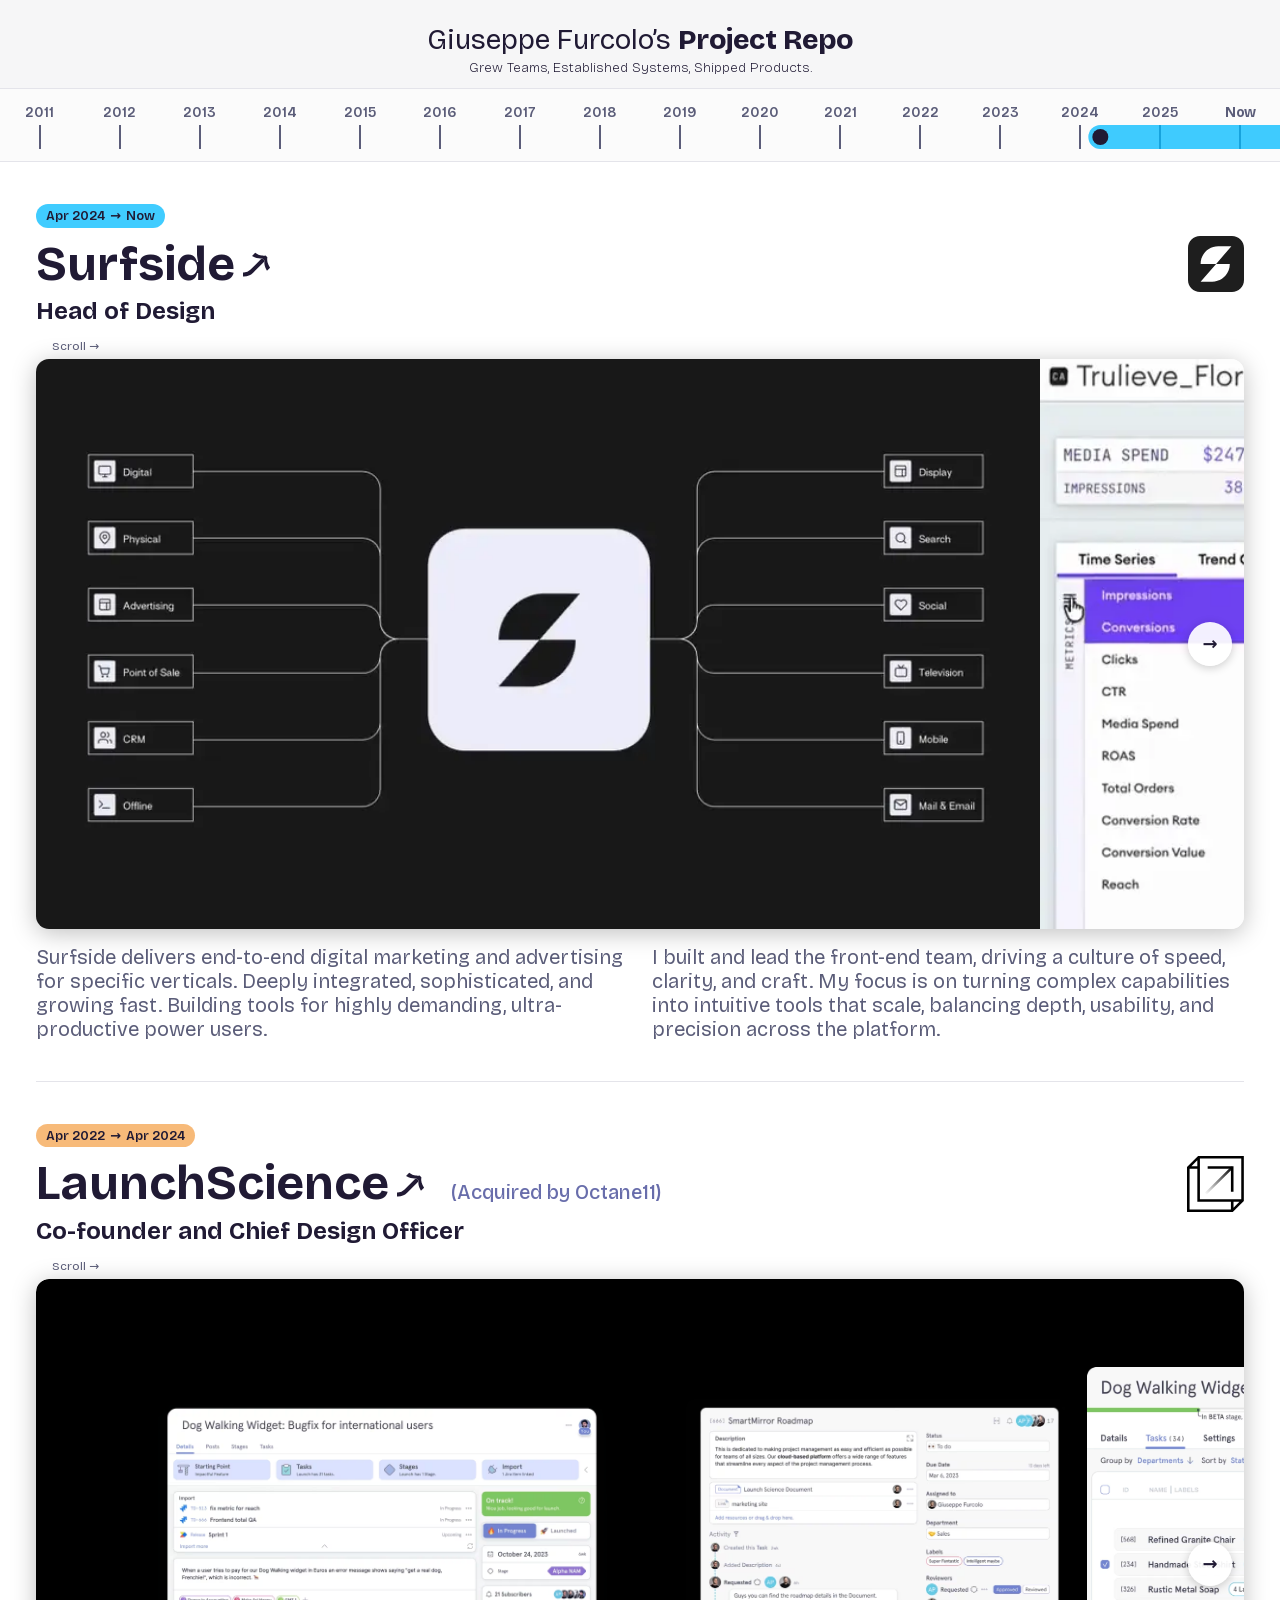
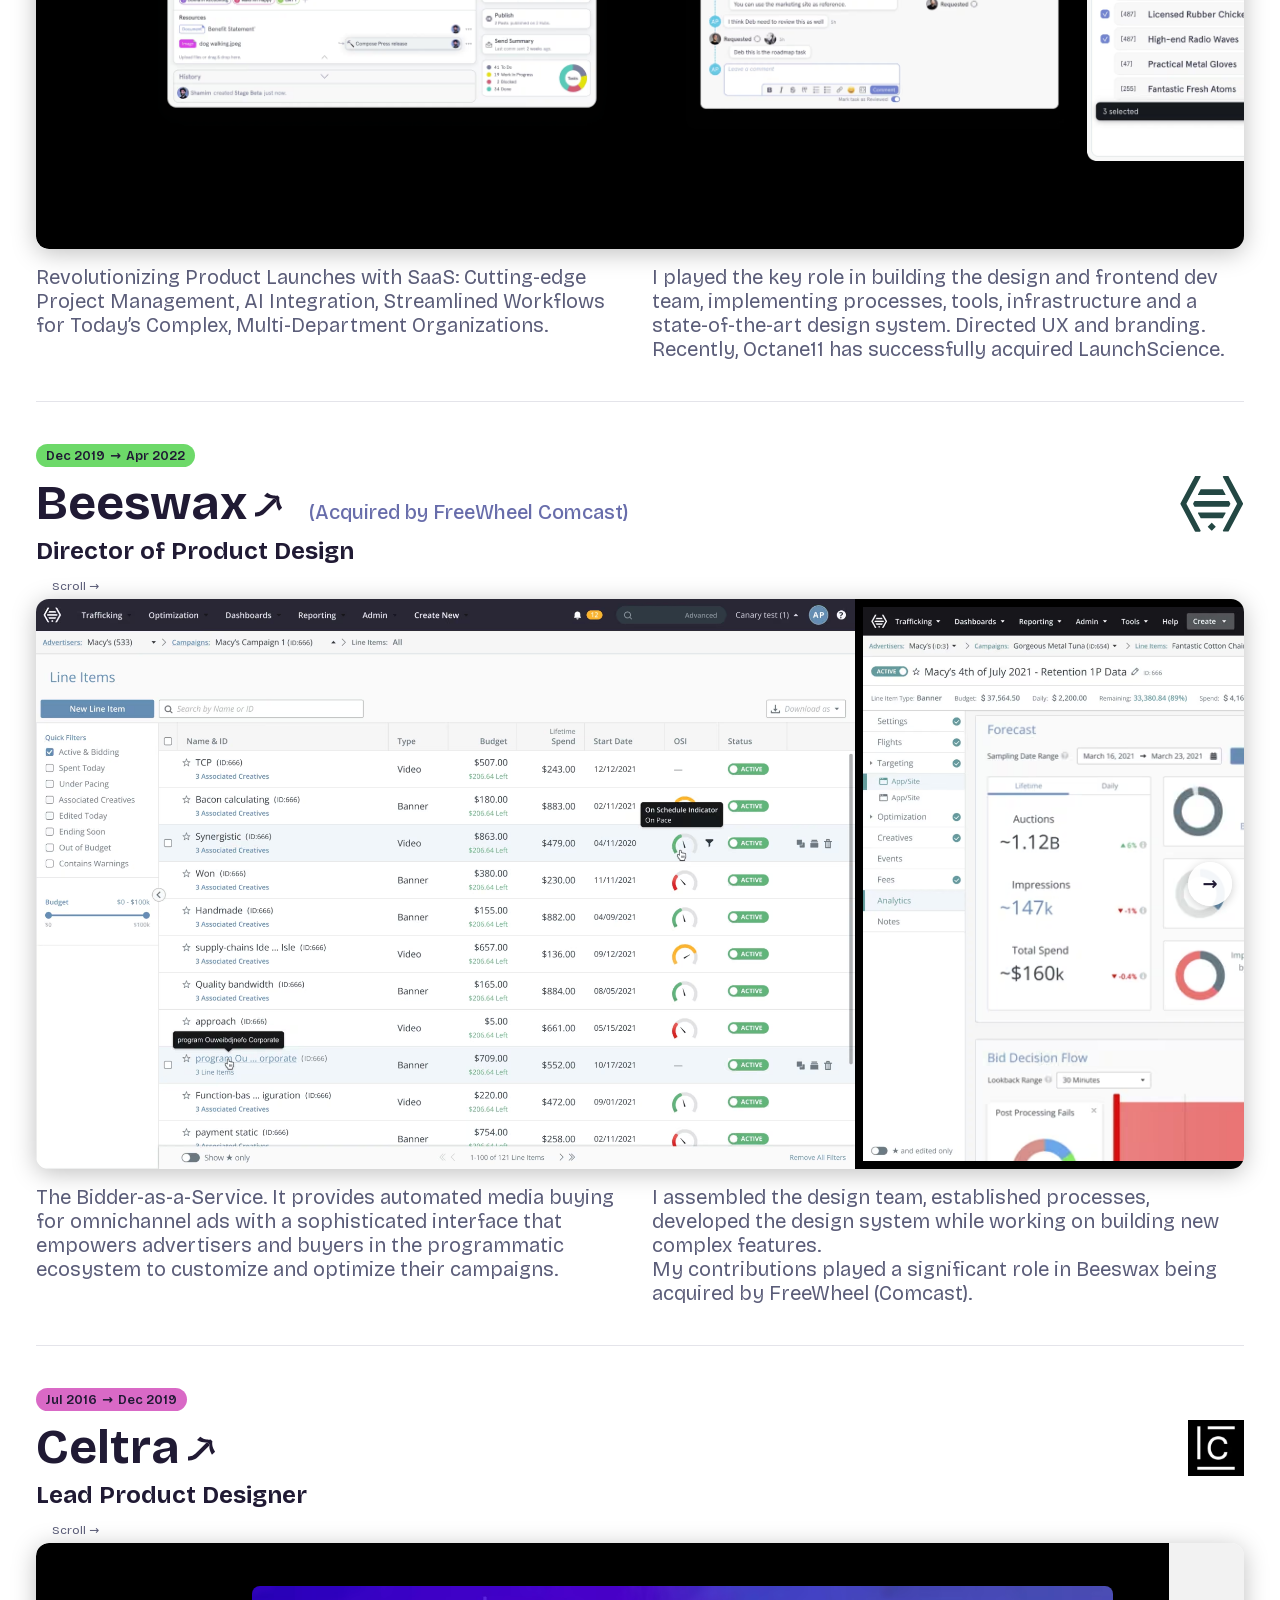
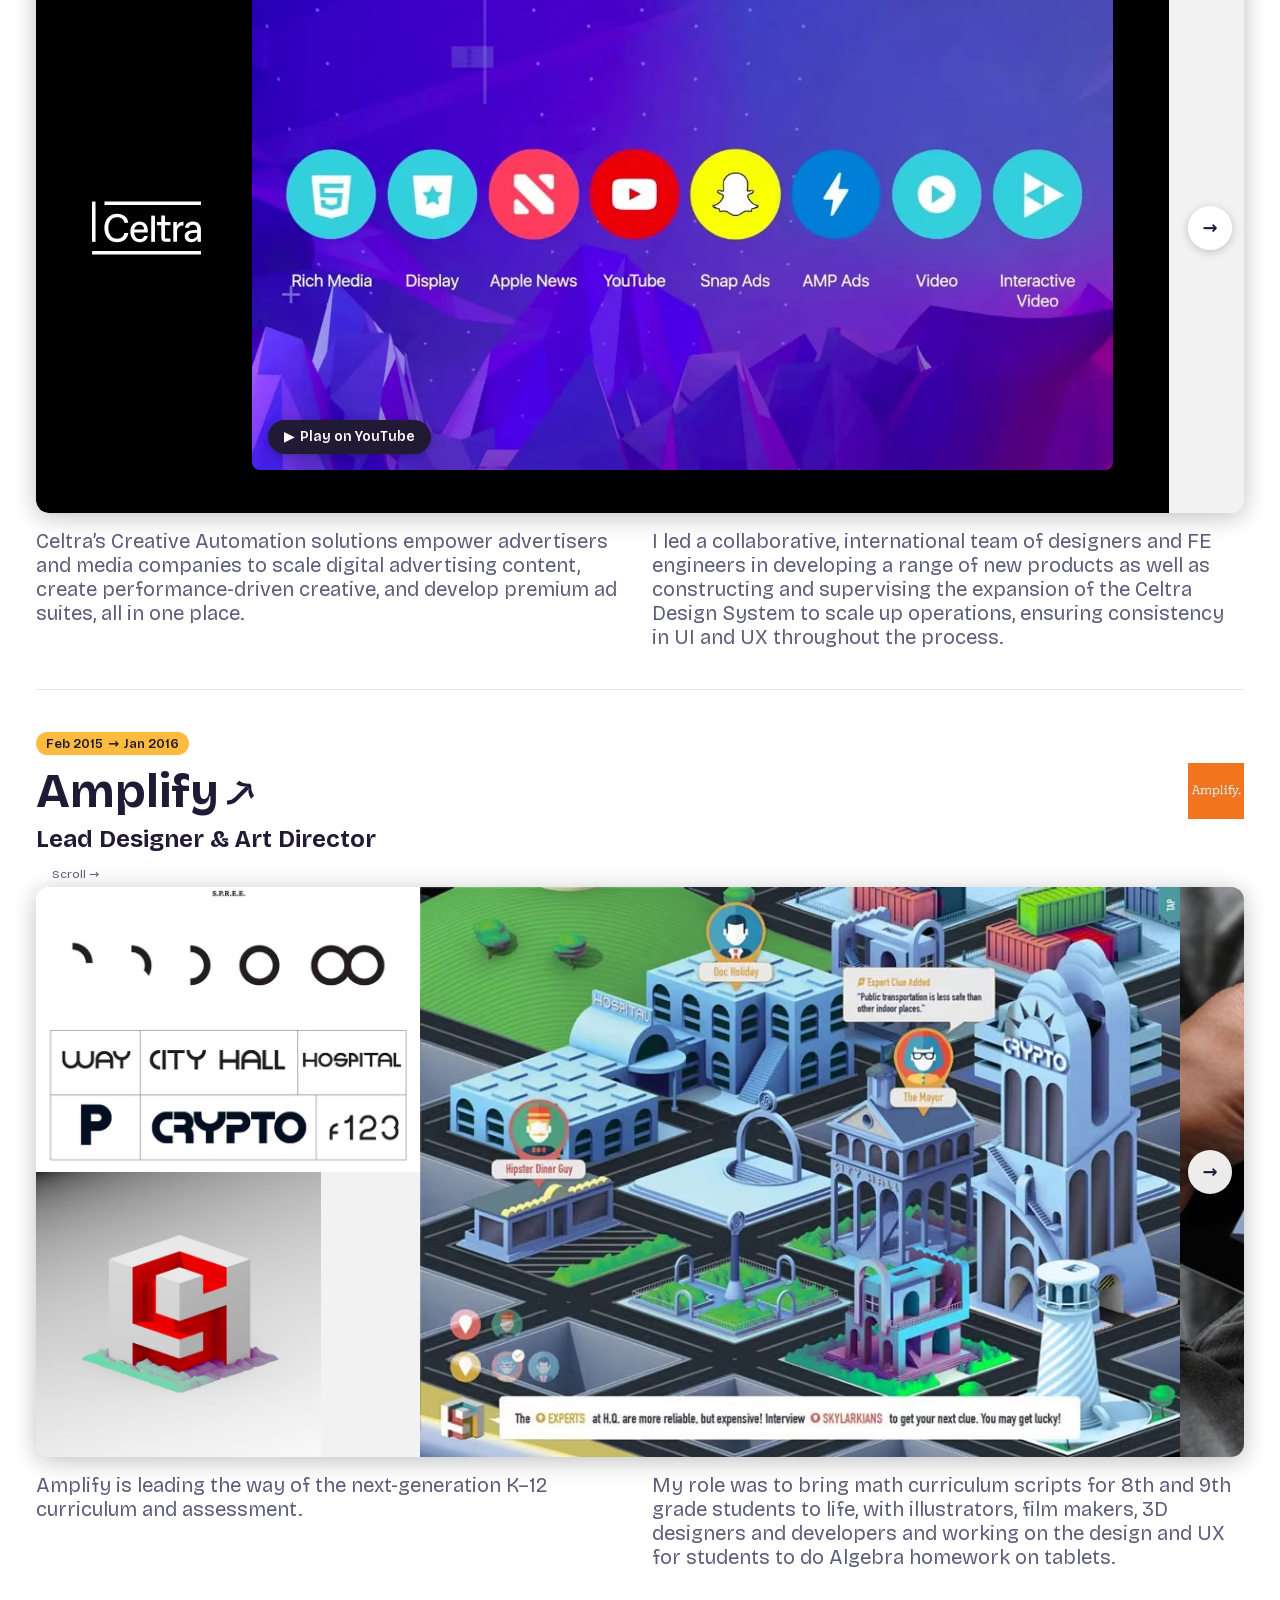
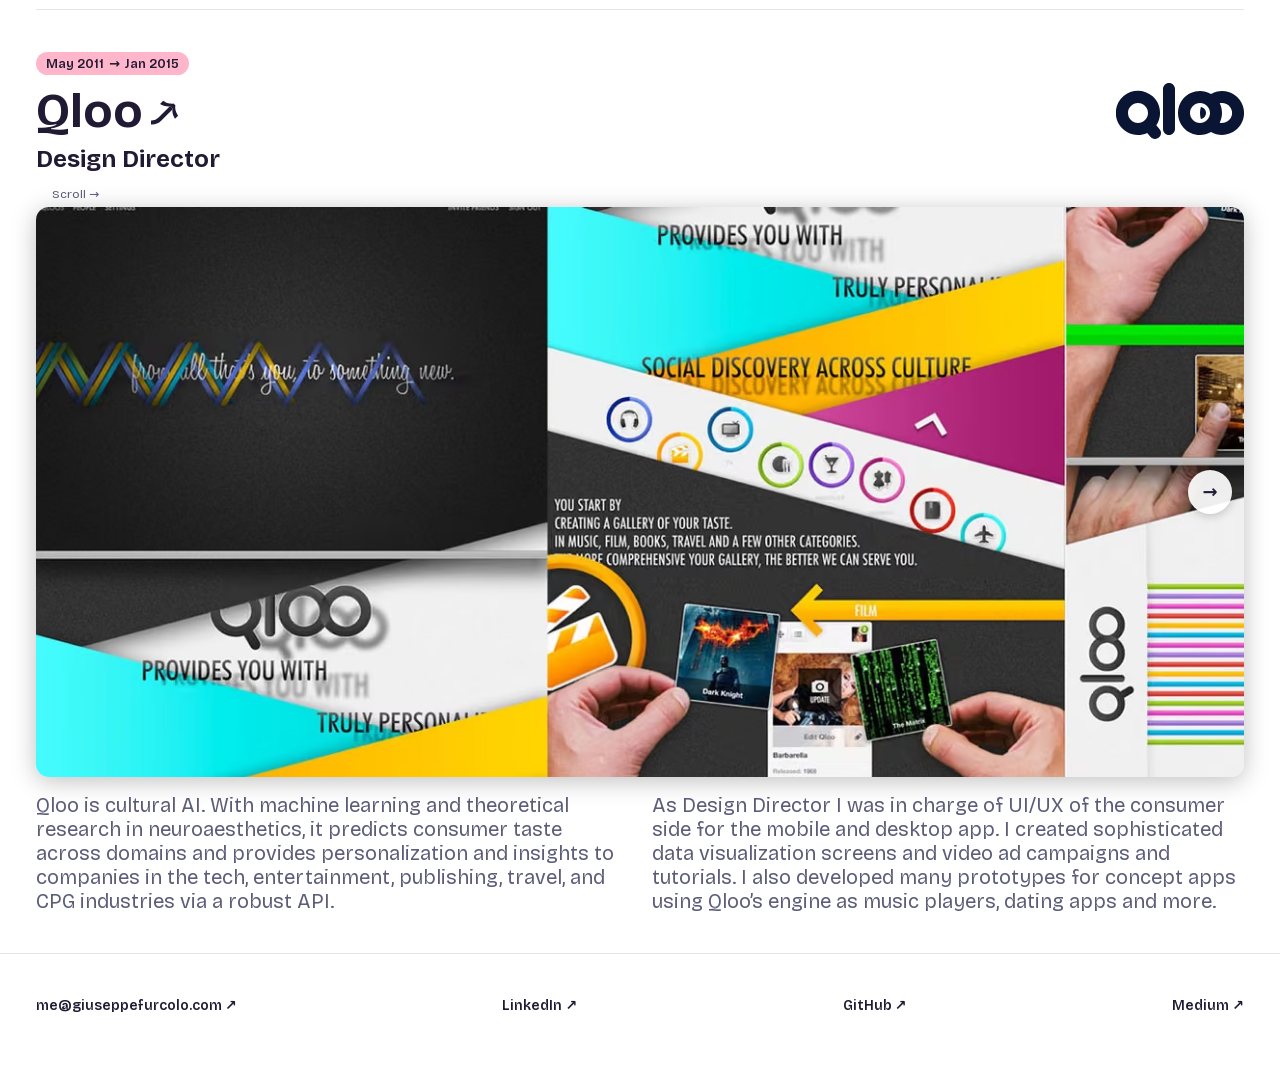
<file: index.html>
<!doctype html>
<html lang="en">
<head>
  <meta charset="utf-8">
  <meta name="viewport" content="width=device-width, initial-scale=1">
  <title>Giuseppe Furcolo, Product Design Leader</title>
  <meta name="description" content="Giuseppe Furcolo, product design leader in ad tech and SaaS. 15 years building design teams, design systems and complex B2B products at Surfside, LaunchScience, Beeswax, Celtra, Amplify and Qloo.">
  <link rel="canonical" href="https://giuseppefurcolo.com/">
  <meta name="theme-color" content="#f5f5f6">

  <meta property="og:type" content="profile">
  <meta property="og:url" content="https://giuseppefurcolo.com/">
  <meta property="og:title" content="Giuseppe Furcolo’s Project Repo">
  <meta property="og:description" content="Grew teams, established systems, shipped products. 2011 to now.">
  <meta property="og:image" content="https://giuseppefurcolo.com/assets/og/og.png">
  <meta property="og:image:width" content="1200">
  <meta property="og:image:height" content="630">
  <meta property="og:image:alt" content="Giuseppe Furcolo’s Project Repo, with a career timeline from 2011 to now">
  <meta name="twitter:card" content="summary_large_image">

  <link rel="icon" href="/assets/favicon/favicon.ico" sizes="48x48">
  <link rel="icon" href="/assets/favicon/favicon-96.png" type="image/png" sizes="96x96">
  <link rel="apple-touch-icon" href="/assets/favicon/apple-touch-icon.png">

  <link rel="preload" href="/assets/fonts/bricolage-grotesque-latin.woff2" as="font" type="font/woff2" crossorigin>
  <link rel="preload" href="/assets/work/surfside/01-poster.webp" as="image" fetchpriority="high">
  <link rel="stylesheet" href="/styles.css">
  <script src="/timeline.js" defer></script>

  <script type="application/ld+json">
  {
    "@context": "https://schema.org",
    "@type": "Person",
    "name": "Giuseppe Furcolo",
    "url": "https://giuseppefurcolo.com/",
    "email": "mailto:me@giuseppefurcolo.com",
    "jobTitle": "Head of Design",
    "worksFor": { "@type": "Organization", "name": "Surfside", "url": "https://www.surfside.io/" },
    "sameAs": [
      "https://www.linkedin.com/in/giuseppe-furcolo/",
      "https://github.com/giuseppefurcolo",
      "https://medium.com/@giuseppefurcolo"
    ]
  }
  </script>
</head>
<body>
  <a class="skip-link" href="#work">Skip to work</a>
  <header class="site-header">
    <h1 class="site-title"><span class="site-title__light">Giuseppe Furcolo’s</span> <span class="site-title__bold">Project Repo</span></h1>
    <p class="tagline">Grew Teams, Established Systems, Shipped Products.</p>
    <nav class="timeline" aria-label="Career timeline">
      <ol class="timeline__years">
        <li data-year="2011"><a href="#qloo">2011</a></li>
        <li data-year="2012"><a href="#qloo">2012</a></li>
        <li data-year="2013"><a href="#qloo">2013</a></li>
        <li data-year="2014"><a href="#qloo">2014</a></li>
        <li data-year="2015"><a href="#amplify">2015</a></li>
        <li data-year="2016"><a href="#celtra">2016</a></li>
        <li data-year="2017"><a href="#celtra">2017</a></li>
        <li data-year="2018"><a href="#celtra">2018</a></li>
        <li data-year="2019"><a href="#beeswax">2019</a></li>
        <li data-year="2020"><a href="#beeswax">2020</a></li>
        <li data-year="2021"><a href="#beeswax">2021</a></li>
        <li data-year="2022"><a href="#launchscience">2022</a></li>
        <li data-year="2023"><a href="#launchscience">2023</a></li>
        <li data-year="2024"><a href="#surfside">2024</a></li>
        <li data-year="2025"><a href="#surfside">2025</a></li>
        <li data-year="now"><a href="#surfside">Now</a></li>
      </ol>
      <div class="timeline__range" aria-hidden="true" hidden></div>
    </nav>
  </header>

  <main id="work">

  <article class="role" id="surfside" data-start="2024-04" data-end="now"
           style="--role-color: rgb(0 187 255 / 0.75)" aria-labelledby="surfside-name">
    <header class="role__head">
      <p class="role__dates">
        <time datetime="2024-04">Apr 2024</time>
        <span class="role__arrow" aria-hidden="true">→</span>
        <span class="visually-hidden">to</span>
        <span>Now</span>
      </p>
      <h2 class="role__company" id="surfside-name">
        <a href="https://www.surfside.io/" rel="noopener">Surfside<span class="role__ext" aria-hidden="true">↗</span></a>
      </h2>
      <p class="role__title">Head of Design</p>
      <img class="role__logo" src="/assets/logos/surfside.svg" alt="" width="64" height="64">
    </header>

    <div class="strip-wrap">
    <p class="strip__hint" aria-hidden="true">Scroll →</p>
    <div class="strip" role="region" aria-label="Surfside work samples" tabindex="0">
    <ul class="strip__track">
      <li class="strip__item">
        <video class="strip__media" width="1018" height="578"
               poster="/assets/work/surfside/01-poster.webp"
               muted loop playsinline preload="none" controls
               aria-label="Animation: data sources such as digital, physical, CRM and point of sale flowing through Surfside into ad channels">
          <source src="/assets/work/surfside/01.mp4" type="video/mp4">
        </video>
      </li>
      <li class="strip__item">
        <video class="strip__media" width="1000" height="500"
               poster="/assets/work/surfside/02-poster.webp"
               muted loop playsinline preload="none" controls
               aria-label="Animation: campaign dashboard with media spend, ROAS and conversions, switching between time series and trend overlay">
          <source src="/assets/work/surfside/02.mp4" type="video/mp4">
        </video>
      </li>
      <li class="strip__item strip__item--banner">
        <picture>
          <source type="image/avif" srcset="/assets/work/surfside/03.avif 800w, /assets/work/surfside/03@2x.avif 924w" sizes="(max-width: 1100px) 80vw, 924px">
          <source type="image/webp" srcset="/assets/work/surfside/03.webp 800w, /assets/work/surfside/03@2x.webp 924w" sizes="(max-width: 1100px) 80vw, 924px">
          <img class="strip__media" src="/assets/work/surfside/03.webp" width="924" height="78" loading="lazy" decoding="async"
               alt="Surfside reach: 2,000+ retail partners, 200+ brand partners, 48K+ cannabis segments, 1M+ web and app partners">
        </picture>
      </li>
      <li class="strip__item">
        <video class="strip__media" width="1280" height="720"
               poster="/assets/work/surfside/04-poster.webp"
               muted loop playsinline preload="none" controls
               aria-label="Video walkthrough of the Surfside platform and its shopper audience tools">
          <source src="/assets/work/surfside/04.mp4" type="video/mp4">
        </video>
      </li>
      <li class="strip__item">
        <picture>
          <source type="image/avif" srcset="/assets/work/surfside/05.avif 800w, /assets/work/surfside/05@2x.avif 1326w" sizes="(max-width: 1438px) calc(44.5vw * 1.085), 694px">
          <source type="image/webp" srcset="/assets/work/surfside/05.webp 800w, /assets/work/surfside/05@2x.webp 1326w" sizes="(max-width: 1438px) calc(44.5vw * 1.085), 694px">
          <img class="strip__media" src="/assets/work/surfside/05.webp" width="1326" height="1222" loading="lazy" decoding="async"
               alt="Surfside design system overview: pins, badges, illustrations, avatars, pills, tooltips, icons and logos">
        </picture>
      </li>
    </ul>
    </div>
    </div>

    <div class="role-copy">
      <div>
      <p>Surfside delivers end-to-end digital marketing and advertising for specific verticals. Deeply integrated, sophisticated, and growing fast. Building tools for highly demanding, ultra-productive power users.</p>
      </div>
      <div>
      <p>I built and lead the front-end team, driving a culture of speed, clarity, and craft. My focus is on turning complex capabilities into intuitive tools that scale, balancing depth, usability, and precision across the platform.</p>
      </div>
    </div>
  </article>

  <article class="role" id="launchscience" data-start="2022-04" data-end="2024-04"
           style="--role-color: rgb(245 163 76 / 0.75)" aria-labelledby="launchscience-name">
    <header class="role__head">
      <p class="role__dates">
        <time datetime="2022-04">Apr 2022</time>
        <span class="role__arrow" aria-hidden="true">→</span>
        <span class="visually-hidden">to</span>
        <time datetime="2024-04">Apr 2024</time>
      </p>
      <h2 class="role__company" id="launchscience-name">
        <a href="https://www.launchscience.com/" rel="noopener">LaunchScience<span class="role__ext" aria-hidden="true">↗</span></a>
      <span class="role__exit">(Acquired by Octane11)</span>
      </h2>
      <p class="role__title">Co-founder and Chief Design Officer</p>
      <img class="role__logo" src="/assets/logos/launchscience.svg" alt="" width="65" height="64">
    </header>

    <div class="strip-wrap">
    <p class="strip__hint" aria-hidden="true">Scroll →</p>
    <div class="strip" role="region" aria-label="LaunchScience work samples" tabindex="0">
    <ul class="strip__track">
      <li class="strip__item strip__item--scene">
        <div class="embed" data-embed-src="https://pub-d7e75725bab54575a5e3f0deeb7cf94a.r2.dev/dist/index.html" data-embed-title="LSD line drawing animation" style="--embed-w: 2056; --embed-h: 640">
          <picture>
            <source type="image/avif" srcset="/assets/work/launchscience/01-bg.avif 800w, /assets/work/launchscience/01-bg@2x.avif 2056w" sizes="(max-width: 1438px) calc(44.5vw * 3.213), 2056px">
            <source type="image/webp" srcset="/assets/work/launchscience/01-bg.webp 800w, /assets/work/launchscience/01-bg@2x.webp 2056w" sizes="(max-width: 1438px) calc(44.5vw * 3.213), 2056px">
            <img class="embed__poster" src="/assets/work/launchscience/01-bg.webp" width="2056" height="640" loading="lazy" decoding="async"
                 alt="">
          </picture>
          <a class="embed__open" href="https://pub-d7e75725bab54575a5e3f0deeb7cf94a.r2.dev/dist/index.html" rel="noopener">Play the live animation <span aria-hidden="true">↗</span></a>
        </div>
        <div class="scene__shots">
          <picture>
            <source type="image/avif" srcset="/assets/work/launchscience/01a.avif 800w, /assets/work/launchscience/01a@2x.avif 1200w" sizes="(max-width: 1438px) calc(44.5vw * 1.496), 957px">
            <source type="image/webp" srcset="/assets/work/launchscience/01a.webp 800w, /assets/work/launchscience/01a@2x.webp 1200w" sizes="(max-width: 1438px) calc(44.5vw * 1.496), 957px">
            <img class="strip__media" src="/assets/work/launchscience/01a.webp" width="1200" height="802" loading="lazy" decoding="async"
                 alt="LaunchScience task detail for a bugfix, with stages, resources, history and a launch status panel">
          </picture>
          <picture>
            <source type="image/avif" srcset="/assets/work/launchscience/01b.avif 800w, /assets/work/launchscience/01b@2x.avif 1064w" sizes="(max-width: 1438px) calc(44.5vw * 1.172), 750px">
            <source type="image/webp" srcset="/assets/work/launchscience/01b.webp 800w, /assets/work/launchscience/01b@2x.webp 1064w" sizes="(max-width: 1438px) calc(44.5vw * 1.172), 750px">
            <img class="strip__media" src="/assets/work/launchscience/01b.webp" width="1064" height="908" loading="lazy" decoding="async"
                 alt="SmartMirror Roadmap task with description, activity feed, comments and reviewer approvals">
          </picture>
          <picture>
            <source type="image/avif" srcset="/assets/work/launchscience/01c.avif 800w, /assets/work/launchscience/01c@2x.avif 1600w" sizes="(max-width: 1438px) calc(44.5vw * 1.697), 1086px">
            <source type="image/webp" srcset="/assets/work/launchscience/01c.webp 800w, /assets/work/launchscience/01c@2x.webp 1600w" sizes="(max-width: 1438px) calc(44.5vw * 1.697), 1086px">
            <img class="strip__media" src="/assets/work/launchscience/01c.webp" width="1600" height="943" loading="lazy" decoding="async"
                 alt="Task list grouped by department with labels, assignees, due dates and bulk actions">
          </picture>
        </div>
      </li>
      <li class="strip__item">
        <video class="strip__media" width="1280" height="720"
               poster="/assets/work/launchscience/02-poster.webp"
               muted loop playsinline preload="none" controls
               aria-label="Animation: launch readiness radar across sales, support, finance, legal, marketing and business">
          <source src="/assets/work/launchscience/02.mp4" type="video/mp4">
        </video>
      </li>
      <li class="strip__item">
        <video class="strip__media" width="1260" height="720"
               poster="/assets/work/launchscience/03-poster.webp"
               muted loop playsinline preload="none" controls
               aria-label="AI writing assistant drafting a benefit statement from launch inputs">
          <source src="/assets/work/launchscience/03.mp4" type="video/mp4">
        </video>
      </li>
      <li class="strip__item">
        <video class="strip__media" width="872" height="692"
               poster="/assets/work/launchscience/04-poster.webp"
               muted loop playsinline preload="none" controls
               aria-label="Launch timeline with stages such as beta testing and European and APAC rollouts">
          <source src="/assets/work/launchscience/04.mp4" type="video/mp4">
        </video>
      </li>
      <li class="strip__item">
        <picture>
          <source type="image/avif" srcset="/assets/work/launchscience/05.avif 800w, /assets/work/launchscience/05@2x.avif 1446w" sizes="(max-width: 1438px) calc(44.5vw * 1.455), 931px">
          <source type="image/webp" srcset="/assets/work/launchscience/05.webp 800w, /assets/work/launchscience/05@2x.webp 1446w" sizes="(max-width: 1438px) calc(44.5vw * 1.455), 931px">
          <img class="strip__media" src="/assets/work/launchscience/05.webp" width="1446" height="994" loading="lazy" decoding="async"
               alt="Integrations: bring Jira, ProductBoard, Google Drive, Slack and Aha! into the launch plan">
        </picture>
      </li>
      <li class="strip__item">
        <video class="strip__media" width="1180" height="720"
               poster="/assets/work/launchscience/06-poster.webp"
               muted loop playsinline preload="none" controls
               aria-label="Product walkthrough of the LaunchScience dashboard, launches, tasks and timeline views">
          <source src="/assets/work/launchscience/06.mp4" type="video/mp4">
        </video>
      </li>
      <li class="strip__item">
        <picture>
          <source type="image/avif" srcset="/assets/work/launchscience/07.avif 800w, /assets/work/launchscience/07@2x.avif 1600w" sizes="(max-width: 1438px) calc(44.5vw * 1.613), 1032px">
          <source type="image/webp" srcset="/assets/work/launchscience/07.webp 800w, /assets/work/launchscience/07@2x.webp 1600w" sizes="(max-width: 1438px) calc(44.5vw * 1.613), 1032px">
          <img class="strip__media" src="/assets/work/launchscience/07.webp" width="1600" height="992" loading="lazy" decoding="async"
               alt="LaunchScience brand guidelines site showing typography examples and composition">
        </picture>
      </li>
      <li class="strip__item">
        <div class="embed" data-embed-src="https://www.figma.com/embed?embed_host=share&amp;url=https%3A%2F%2Fwww.figma.com%2Ffile%2Fwt9uEPJ6rMFXT4yJHpiGkF%2F%25F0%259F%258C%2580-LSD-Sample%3Ftype%3Ddesign%26node-id%3D0%253A1%26mode%3Ddesign" data-embed-title="LaunchScience design system sample" style="--embed-w: 1024; --embed-h: 560">
          <div class="embed__placeholder">
            <p class="embed__kicker">Figma</p>
            <p class="embed__title">LaunchScience design system sample</p>
          </div>
          <a class="embed__open" href="https://www.figma.com/file/wt9uEPJ6rMFXT4yJHpiGkF/" rel="noopener">Open in Figma <span aria-hidden="true">↗</span></a>
        </div>
      </li>
    </ul>
    </div>
    </div>

    <div class="role-copy">
      <div>
      <p>Revolutionizing Product Launches with SaaS: Cutting-edge Project Management, AI Integration, Streamlined Workflows for Today’s Complex, Multi-Department Organizations.</p>
      </div>
      <div>
      <p>I played the key role in building the design and frontend dev team, implementing processes, tools, infrastructure and a state-of-the-art design system. Directed UX and branding. Recently, Octane11 has successfully acquired LaunchScience.</p>
      </div>
    </div>
  </article>

  <article class="role" id="beeswax" data-start="2019-12" data-end="2022-04"
           style="--role-color: rgb(60 204 55 / 0.75)" aria-labelledby="beeswax-name">
    <header class="role__head">
      <p class="role__dates">
        <time datetime="2019-12">Dec 2019</time>
        <span class="role__arrow" aria-hidden="true">→</span>
        <span class="visually-hidden">to</span>
        <time datetime="2022-04">Apr 2022</time>
      </p>
      <h2 class="role__company" id="beeswax-name">
        <a href="https://www.beeswax.com/" rel="noopener">Beeswax<span class="role__ext" aria-hidden="true">↗</span></a>
      <span class="role__exit">(Acquired by FreeWheel Comcast)</span>
      </h2>
      <p class="role__title">Director of Product Design</p>
      <img class="role__logo" src="/assets/logos/beeswax.svg" alt="" width="75" height="64">
    </header>

    <div class="strip-wrap">
    <p class="strip__hint" aria-hidden="true">Scroll →</p>
    <div class="strip" role="region" aria-label="Beeswax work samples" tabindex="0">
    <ul class="strip__track">
      <li class="strip__item">
        <picture>
          <source type="image/avif" srcset="/assets/work/beeswax/01.avif 800w, /assets/work/beeswax/01@2x.avif 1600w" sizes="(max-width: 1438px) calc(44.5vw * 1.438), 920px">
          <source type="image/webp" srcset="/assets/work/beeswax/01.webp 800w, /assets/work/beeswax/01@2x.webp 1600w" sizes="(max-width: 1438px) calc(44.5vw * 1.438), 920px">
          <img class="strip__media" src="/assets/work/beeswax/01.webp" width="1600" height="1113" loading="lazy" decoding="async"
               alt="Beeswax line items table with budgets, spend, pacing indicators and status, plus quick filters">
        </picture>
      </li>
      <li class="strip__item strip__item--layered">
        <picture>
          <source type="image/avif" srcset="/assets/work/beeswax/02a.avif 800w, /assets/work/beeswax/02a@2x.avif 1600w" sizes="(max-width: 1438px) calc(44.5vw * 1.521), 973px">
          <source type="image/webp" srcset="/assets/work/beeswax/02a.webp 800w, /assets/work/beeswax/02a@2x.webp 1600w" sizes="(max-width: 1438px) calc(44.5vw * 1.521), 973px">
          <img class="strip__media" src="/assets/work/beeswax/02a.webp" width="1600" height="1052" loading="lazy" decoding="async"
               alt="Line item page for a retention campaign, with targeting, flights and creatives">
        </picture>
        <picture>
          <source type="image/avif" srcset="/assets/work/beeswax/02b.avif 753w, /assets/work/beeswax/02b@2x.avif 1505w" sizes="(max-width: 1438px) calc(44.5vw * 0.941), 602px">
          <source type="image/webp" srcset="/assets/work/beeswax/02b.webp 753w, /assets/work/beeswax/02b@2x.webp 1505w" sizes="(max-width: 1438px) calc(44.5vw * 0.941), 602px">
          <img class="strip__media" src="/assets/work/beeswax/02b.webp" width="1505" height="1600" loading="lazy" decoding="async"
               alt="Forecast panel with auction, impression and spend estimates above a bid decision flow chart">
        </picture>
      </li>
      <li class="strip__item">
        <picture>
          <source type="image/avif" srcset="/assets/work/beeswax/03.avif 800w, /assets/work/beeswax/03@2x.avif 1600w" sizes="(max-width: 1438px) calc(44.5vw * 1.060), 678px">
          <source type="image/webp" srcset="/assets/work/beeswax/03.webp 800w, /assets/work/beeswax/03@2x.webp 1600w" sizes="(max-width: 1438px) calc(44.5vw * 1.060), 678px">
          <img class="strip__media" src="/assets/work/beeswax/03.webp" width="1600" height="1509" loading="lazy" decoding="async"
               alt="Insecta, the Beeswax design system and component library, showing icon components">
        </picture>
      </li>
      <li class="strip__item">
        <div class="embed" data-embed-src="https://codepen.io/giuseppefurcolo/embed/eYbopKz?default-tab=result" data-embed-title="Bulk icons demo" style="--embed-w: 1460; --embed-h: 400">
          <div class="embed__placeholder">
            <p class="embed__kicker">CodePen</p>
            <p class="embed__title">Bulk icons demo</p>
          </div>
          <a class="embed__open" href="https://codepen.io/giuseppefurcolo/pen/eYbopKz" rel="noopener">Open on CodePen <span aria-hidden="true">↗</span></a>
        </div>
      </li>
    </ul>
    </div>
    </div>

    <div class="role-copy">
      <div>
      <p>The Bidder-as-a-Service. It provides automated media buying for omnichannel ads with a sophisticated interface that empowers advertisers and buyers in the programmatic ecosystem to customize and optimize their campaigns.</p>
      </div>
      <div>
      <p>I assembled the design team, established processes, developed the design system while working on building new complex features.</p>
      <p>My contributions played a significant role in Beeswax being acquired by FreeWheel (Comcast).</p>
      </div>
    </div>
  </article>

  <article class="role" id="celtra" data-start="2016-07" data-end="2019-12"
           style="--role-color: rgb(204 55 179 / 0.75)" aria-labelledby="celtra-name">
    <header class="role__head">
      <p class="role__dates">
        <time datetime="2016-07">Jul 2016</time>
        <span class="role__arrow" aria-hidden="true">→</span>
        <span class="visually-hidden">to</span>
        <time datetime="2019-12">Dec 2019</time>
      </p>
      <h2 class="role__company" id="celtra-name">
        <a href="https://celtra.com/" rel="noopener">Celtra<span class="role__ext" aria-hidden="true">↗</span></a>
      </h2>
      <p class="role__title">Lead Product Designer</p>
      <img class="role__logo" src="/assets/logos/celtra.webp" alt="" width="64" height="64">
    </header>

    <div class="strip-wrap">
    <p class="strip__hint" aria-hidden="true">Scroll →</p>
    <div class="strip" role="region" aria-label="Celtra work samples" tabindex="0">
    <ul class="strip__track">
      <li class="strip__item strip__item--scene scene--dark">
        <img class="scene__wordmark" src="/assets/work/celtra/wordmark.svg" width="122" height="60" alt="Celtra">
        <div class="embed" data-embed-load="click" data-embed-src="https://www.youtube-nocookie.com/embed/dbh-N8CbZGE?autoplay=1" data-embed-title="Celtra ad formats video" style="--embed-w: 1280; --embed-h: 720">
          <picture>
            <source type="image/avif" srcset="/assets/work/celtra/01.avif 800w, /assets/work/celtra/01@2x.avif 1280w" sizes="(max-width: 1438px) calc(44.5vw * 1.778), 1138px">
            <source type="image/webp" srcset="/assets/work/celtra/01.webp 800w, /assets/work/celtra/01@2x.webp 1280w" sizes="(max-width: 1438px) calc(44.5vw * 1.778), 1138px">
            <img class="embed__poster" src="/assets/work/celtra/01.webp" width="1280" height="720" loading="lazy" decoding="async"
                 alt="Celtra ad formats: rich media, display, Apple News, YouTube, Snap Ads, AMP ads, video and interactive video">
          </picture>
          <a class="embed__open" href="https://www.youtube.com/watch?v=dbh-N8CbZGE" rel="noopener">Play on YouTube <span aria-hidden="true">↗</span></a>
        </div>
      </li>
      <li class="strip__item">
        <picture>
          <source type="image/avif" srcset="/assets/work/celtra/02.avif 800w, /assets/work/celtra/02@2x.avif 1100w" sizes="(max-width: 1438px) calc(44.5vw * 1.719), 1100px">
          <source type="image/webp" srcset="/assets/work/celtra/02.webp 800w, /assets/work/celtra/02@2x.webp 1100w" sizes="(max-width: 1438px) calc(44.5vw * 1.719), 1100px">
          <img class="strip__media" src="/assets/work/celtra/02.webp" width="1100" height="640" loading="lazy" decoding="async"
               alt="Celtra creative editor on a desktop monitor, editing a fashion ad">
        </picture>
      </li>
      <li class="strip__item">
        <video class="strip__media" width="844" height="600"
               poster="/assets/work/celtra/03-poster.webp"
               muted loop playsinline preload="none" controls
               aria-label="Animation: notification system matrix placing push, email, in-app messages and news feed by urgency and richness">
          <source src="/assets/work/celtra/03.mp4" type="video/mp4">
        </video>
      </li>
      <li class="strip__item">
        <picture>
          <source type="image/avif" srcset="/assets/work/celtra/04.avif 314w, /assets/work/celtra/04@2x.avif 628w" sizes="(max-width: 1438px) calc(44.5vw * 0.393), 252px">
          <source type="image/webp" srcset="/assets/work/celtra/04.webp 314w, /assets/work/celtra/04@2x.webp 628w" sizes="(max-width: 1438px) calc(44.5vw * 0.393), 252px">
          <img class="strip__media" src="/assets/work/celtra/04.webp" width="628" height="1600" loading="lazy" decoding="async"
               alt="Comments panel empty state with an illustration and a prompt to write a comment">
        </picture>
      </li>
      <li class="strip__item">
        <video class="strip__media" width="1280" height="1016"
               poster="/assets/work/celtra/05-poster.webp"
               muted loop playsinline preload="none" controls
               aria-label="Phone prototype of an in-ad survey opening with a start the survey button">
          <source src="/assets/work/celtra/05.mp4" type="video/mp4">
        </video>
      </li>
      <li class="strip__item">
        <picture>
          <source type="image/avif" srcset="/assets/work/celtra/06.avif 688w, /assets/work/celtra/06@2x.avif 1376w" sizes="(max-width: 1438px) calc(44.5vw * 0.860), 550px">
          <source type="image/webp" srcset="/assets/work/celtra/06.webp 688w, /assets/work/celtra/06@2x.webp 1376w" sizes="(max-width: 1438px) calc(44.5vw * 0.860), 550px">
          <img class="strip__media" src="/assets/work/celtra/06.webp" width="1376" height="1600" loading="lazy" decoding="async"
               alt="Celtra Design System color guidelines: primary blue and functional colors with usage examples">
        </picture>
      </li>
      <li class="strip__item">
        <div class="embed" data-embed-src="https://codepen.io/giuseppefurcolo/embed/peVvMq/46e7be84e071760fd831490d94610122?default-tab=result" data-embed-title="360 video furniture ad" style="--embed-w: 378; --embed-h: 640">
          <div class="embed__placeholder">
            <p class="embed__kicker">CodePen</p>
            <p class="embed__title">360 video furniture ad</p>
          </div>
          <a class="embed__open" href="https://codepen.io/giuseppefurcolo/pen/peVvMq" rel="noopener">Open on CodePen <span aria-hidden="true">↗</span></a>
        </div>
      </li>
    </ul>
    </div>
    </div>

    <div class="role-copy">
      <div>
      <p>Celtra’s Creative Automation solutions empower advertisers and media companies to scale digital advertising content, create performance-driven creative, and develop premium ad suites, all in one place.</p>
      </div>
      <div>
      <p>I led a collaborative, international team of designers and FE engineers in developing a range of new products as well as constructing and supervising the expansion of the Celtra Design System to scale up operations, ensuring consistency in UI and UX throughout the process.</p>
      </div>
    </div>
  </article>

  <article class="role" id="amplify" data-start="2015-02" data-end="2016-01"
           style="--role-color: rgb(255 165 0 / 0.75)" aria-labelledby="amplify-name">
    <header class="role__head">
      <p class="role__dates">
        <time datetime="2015-02">Feb 2015</time>
        <span class="role__arrow" aria-hidden="true">→</span>
        <span class="visually-hidden">to</span>
        <time datetime="2016-01">Jan 2016</time>
      </p>
      <h2 class="role__company" id="amplify-name">
        <a href="https://amplify.com/" rel="noopener">Amplify<span class="role__ext" aria-hidden="true">↗</span></a>
      </h2>
      <p class="role__title">Lead Designer &amp; Art Director</p>
      <img class="role__logo" src="/assets/logos/amplify.webp" alt="" width="64" height="64">
    </header>

    <div class="strip-wrap">
    <p class="strip__hint" aria-hidden="true">Scroll →</p>
    <div class="strip" role="region" aria-label="Amplify work samples" tabindex="0">
    <ul class="strip__track">
      <li class="strip__item strip__item--stack">
        <picture>
          <source type="image/avif" srcset="/assets/work/amplify/01a.avif 800w, /assets/work/amplify/01a@2x.avif 809w" sizes="(max-width: 1438px) calc(44.5vw * 1.348), 863px">
          <source type="image/webp" srcset="/assets/work/amplify/01a.webp 800w, /assets/work/amplify/01a@2x.webp 809w" sizes="(max-width: 1438px) calc(44.5vw * 1.348), 863px">
          <img class="strip__media" src="/assets/work/amplify/01a.webp" width="809" height="600" loading="lazy" decoding="async"
               alt="S.P.R.E.E. game map icons for locations such as city hall, hospital and crypto">
        </picture>
        <picture>
          <source type="image/avif" srcset="/assets/work/amplify/01b@2x.avif 600w" sizes="(max-width: 1438px) calc(44.5vw * 1.000), 640px">
          <source type="image/webp" srcset="/assets/work/amplify/01b@2x.webp 600w" sizes="(max-width: 1438px) calc(44.5vw * 1.000), 640px">
          <img class="strip__media" src="/assets/work/amplify/01b.webp" width="600" height="600" loading="lazy" decoding="async"
               alt="Isometric red S logo for the S.P.R.E.E. math game">
        </picture>
      </li>
      <li class="strip__item">
        <picture>
          <source type="image/avif" srcset="/assets/work/amplify/02@2x.avif 800w" sizes="(max-width: 1438px) calc(44.5vw * 1.333), 853px">
          <source type="image/webp" srcset="/assets/work/amplify/02@2x.webp 800w" sizes="(max-width: 1438px) calc(44.5vw * 1.333), 853px">
          <img class="strip__media" src="/assets/work/amplify/02.webp" width="800" height="600" loading="lazy" decoding="async"
               alt="Isometric city map from the Skylark math game with character callouts">
        </picture>
      </li>
      <li class="strip__item">
        <picture>
          <source type="image/avif" srcset="/assets/work/amplify/03@2x.avif 751w" sizes="(max-width: 1438px) calc(44.5vw * 1.252), 801px">
          <source type="image/webp" srcset="/assets/work/amplify/03@2x.webp 751w" sizes="(max-width: 1438px) calc(44.5vw * 1.252), 801px">
          <img class="strip__media" src="/assets/work/amplify/03.webp" width="751" height="600" loading="lazy" decoding="async"
               alt="Student holding a tablet that shows the isometric city game">
        </picture>
      </li>
      <li class="strip__item">
        <picture>
          <source type="image/avif" srcset="/assets/work/amplify/04@2x.avif 602w" sizes="(max-width: 1438px) calc(44.5vw * 1.003), 642px">
          <source type="image/webp" srcset="/assets/work/amplify/04@2x.webp 602w" sizes="(max-width: 1438px) calc(44.5vw * 1.003), 642px">
          <img class="strip__media" src="/assets/work/amplify/04.webp" width="602" height="600" loading="lazy" decoding="async"
               alt="Game loop diagram: practice math to get clues, solve cases, use tips to solve the mystery">
        </picture>
      </li>
      <li class="strip__item">
        <picture>
          <source type="image/avif" srcset="/assets/work/amplify/05.avif 800w, /assets/work/amplify/05@2x.avif 882w" sizes="(max-width: 1438px) calc(44.5vw * 1.470), 941px">
          <source type="image/webp" srcset="/assets/work/amplify/05.webp 800w, /assets/work/amplify/05@2x.webp 882w" sizes="(max-width: 1438px) calc(44.5vw * 1.470), 941px">
          <img class="strip__media" src="/assets/work/amplify/05.webp" width="882" height="600" loading="lazy" decoding="async"
               alt="Algebra homework on a tablet: a number line equation with reasoning prompts">
        </picture>
      </li>
      <li class="strip__item">
        <picture>
          <source type="image/avif" srcset="/assets/work/amplify/06@2x.avif 800w" sizes="(max-width: 1438px) calc(44.5vw * 1.333), 853px">
          <source type="image/webp" srcset="/assets/work/amplify/06@2x.webp 800w" sizes="(max-width: 1438px) calc(44.5vw * 1.333), 853px">
          <img class="strip__media" src="/assets/work/amplify/06.webp" width="800" height="600" loading="lazy" decoding="async"
               alt="Corporate building floor designs with reference photos of art deco skyscrapers">
        </picture>
      </li>
      <li class="strip__item">
        <picture>
          <source type="image/avif" srcset="/assets/work/amplify/07.avif 800w, /assets/work/amplify/07@2x.avif 939w" sizes="(max-width: 1438px) calc(44.5vw * 1.304), 835px">
          <source type="image/webp" srcset="/assets/work/amplify/07.webp 800w, /assets/work/amplify/07@2x.webp 939w" sizes="(max-width: 1438px) calc(44.5vw * 1.304), 835px">
          <img class="strip__media" src="/assets/work/amplify/07.webp" width="939" height="720" loading="lazy" decoding="async"
               alt="Greetings from Skylark postcard-style title art">
        </picture>
      </li>
      <li class="strip__item">
        <picture>
          <source type="image/avif" srcset="/assets/work/amplify/08@2x.avif 784w" sizes="(max-width: 1438px) calc(44.5vw * 1.307), 836px">
          <source type="image/webp" srcset="/assets/work/amplify/08@2x.webp 784w" sizes="(max-width: 1438px) calc(44.5vw * 1.307), 836px">
          <img class="strip__media" src="/assets/work/amplify/08.webp" width="784" height="600" loading="lazy" decoding="async"
               alt="Tablet math keypad unlocking a pixelated suspect profile">
        </picture>
      </li>
      <li class="strip__item">
        <picture>
          <source type="image/avif" srcset="/assets/work/amplify/09@2x.avif 479w" sizes="(max-width: 1438px) calc(44.5vw * 0.798), 511px">
          <source type="image/webp" srcset="/assets/work/amplify/09@2x.webp 479w" sizes="(max-width: 1438px) calc(44.5vw * 0.798), 511px">
          <img class="strip__media" src="/assets/work/amplify/09.webp" width="479" height="600" loading="lazy" decoding="async"
               alt="Behind the scenes: actor in naval uniform on a green screen set">
        </picture>
      </li>
      <li class="strip__item strip__item--stack">
        <picture>
          <source type="image/avif" srcset="/assets/work/amplify/10a.avif 800w, /assets/work/amplify/10a@2x.avif 1054w" sizes="(max-width: 1438px) calc(44.5vw * 1.757), 1124px">
          <source type="image/webp" srcset="/assets/work/amplify/10a.webp 800w, /assets/work/amplify/10a@2x.webp 1054w" sizes="(max-width: 1438px) calc(44.5vw * 1.757), 1124px">
          <img class="strip__media" src="/assets/work/amplify/10a.webp" width="1054" height="600" loading="lazy" decoding="async"
               alt="Live broadcast still: admiral in front of error screens">
        </picture>
        <picture>
          <source type="image/avif" srcset="/assets/work/amplify/10b.avif 800w, /assets/work/amplify/10b@2x.avif 1075w" sizes="(max-width: 1438px) calc(44.5vw * 1.792), 1147px">
          <source type="image/webp" srcset="/assets/work/amplify/10b.webp 800w, /assets/work/amplify/10b@2x.webp 1075w" sizes="(max-width: 1438px) calc(44.5vw * 1.792), 1147px">
          <img class="strip__media" src="/assets/work/amplify/10b.webp" width="1075" height="600" loading="lazy" decoding="async"
               alt="Live broadcast still: officer briefing in front of a US map">
        </picture>
      </li>
      <li class="strip__item strip__item--stack">
        <picture>
          <source type="image/avif" srcset="/assets/work/amplify/11a.avif 800w, /assets/work/amplify/11a@2x.avif 1066w" sizes="(max-width: 1438px) calc(44.5vw * 1.777), 1137px">
          <source type="image/webp" srcset="/assets/work/amplify/11a.webp 800w, /assets/work/amplify/11a@2x.webp 1066w" sizes="(max-width: 1438px) calc(44.5vw * 1.777), 1137px">
          <img class="strip__media" src="/assets/work/amplify/11a.webp" width="1066" height="600" loading="lazy" decoding="async"
               alt="Mission screen: determine which virus will infect more computers in 24 hours">
        </picture>
        <picture>
          <source type="image/avif" srcset="/assets/work/amplify/11b.avif 800w, /assets/work/amplify/11b@2x.avif 1065w" sizes="(max-width: 1438px) calc(44.5vw * 1.775), 1136px">
          <source type="image/webp" srcset="/assets/work/amplify/11b.webp 800w, /assets/work/amplify/11b@2x.webp 1065w" sizes="(max-width: 1438px) calc(44.5vw * 1.775), 1136px">
          <img class="strip__media" src="/assets/work/amplify/11b.webp" width="1065" height="600" loading="lazy" decoding="async"
               alt="Live broadcast still: pixelated suspect ID with a contact inset">
        </picture>
      </li>
      <li class="strip__item">
        <picture>
          <source type="image/avif" srcset="/assets/work/amplify/12.avif 800w, /assets/work/amplify/12@2x.avif 1075w" sizes="(max-width: 1438px) calc(44.5vw * 1.792), 1147px">
          <source type="image/webp" srcset="/assets/work/amplify/12.webp 800w, /assets/work/amplify/12@2x.webp 1075w" sizes="(max-width: 1438px) calc(44.5vw * 1.792), 1147px">
          <img class="strip__media" src="/assets/work/amplify/12.webp" width="1075" height="600" loading="lazy" decoding="async"
               alt="Live broadcast still: hacker character in a server room">
        </picture>
      </li>
    </ul>
    </div>
    </div>

    <div class="role-copy">
      <div>
      <p>Amplify is leading the way of the next-generation K–12 curriculum and assessment.</p>
      </div>
      <div>
      <p>My role was to bring math curriculum scripts for 8th and 9th grade students to life, with illustrators, film makers, 3D designers and developers and working on the design and UX for students to do Algebra homework on tablets.</p>
      </div>
    </div>
  </article>

  <article class="role" id="qloo" data-start="2011-05" data-end="2015-01"
           style="--role-color: rgb(255 156 184 / 0.75)" aria-labelledby="qloo-name">
    <header class="role__head">
      <p class="role__dates">
        <time datetime="2011-05">May 2011</time>
        <span class="role__arrow" aria-hidden="true">→</span>
        <span class="visually-hidden">to</span>
        <time datetime="2015-01">Jan 2015</time>
      </p>
      <h2 class="role__company" id="qloo-name">
        <a href="https://qloo.com/" rel="noopener">Qloo<span class="role__ext" aria-hidden="true">↗</span></a>
      </h2>
      <p class="role__title">Design Director</p>
      <img class="role__logo" src="/assets/logos/qloo.svg" alt="" width="128" height="56">
    </header>

    <div class="strip-wrap">
    <p class="strip__hint" aria-hidden="true">Scroll →</p>
    <div class="strip" role="region" aria-label="Qloo work samples" tabindex="0">
    <ul class="strip__track">
      <li class="strip__item">
        <picture>
          <source type="image/avif" srcset="/assets/work/qloo/01.avif 800w, /assets/work/qloo/01@2x.avif 1600w" sizes="(max-width: 1438px) calc(44.5vw * 2.707), 1732px">
          <source type="image/webp" srcset="/assets/work/qloo/01.webp 800w, /assets/work/qloo/01@2x.webp 1600w" sizes="(max-width: 1438px) calc(44.5vw * 2.707), 1732px">
          <img class="strip__media" src="/assets/work/qloo/01.webp" width="1600" height="591" loading="lazy" decoding="async"
               alt="Qloo campaign collage about taste discovery across culture, shown on phones and posters">
        </picture>
      </li>
      <li class="strip__item">
        <picture>
          <source type="image/avif" srcset="/assets/work/qloo/02@2x.avif 406w" sizes="(max-width: 1438px) calc(44.5vw * 0.564), 361px">
          <source type="image/webp" srcset="/assets/work/qloo/02@2x.webp 406w" sizes="(max-width: 1438px) calc(44.5vw * 0.564), 361px">
          <img class="strip__media" src="/assets/work/qloo/02.webp" width="406" height="720" loading="lazy" decoding="async"
               alt="Qloo iPhone onboarding: get inspiration from those who share your taste">
        </picture>
      </li>
      <li class="strip__item">
        <video class="strip__media" width="720" height="404"
               poster="/assets/work/qloo/03-poster.webp"
               muted loop playsinline preload="none" controls
               aria-label="Qloo iPhone app scrolling through dining and music recommendations">
          <source src="/assets/work/qloo/03.mp4" type="video/mp4">
        </video>
      </li>
      <li class="strip__item">
        <picture>
          <source type="image/avif" srcset="/assets/work/qloo/04@2x.avif 579w" sizes="(max-width: 1438px) calc(44.5vw * 0.965), 618px">
          <source type="image/webp" srcset="/assets/work/qloo/04@2x.webp 579w" sizes="(max-width: 1438px) calc(44.5vw * 0.965), 618px">
          <img class="strip__media" src="/assets/work/qloo/04.webp" width="579" height="600" loading="lazy" decoding="async"
               alt="Recommendation flow sketch: user, search type and results">
        </picture>
      </li>
      <li class="strip__item">
        <picture>
          <source type="image/avif" srcset="/assets/work/qloo/05@2x.avif 718w" sizes="(max-width: 1438px) calc(44.5vw * 1.197), 766px">
          <source type="image/webp" srcset="/assets/work/qloo/05@2x.webp 718w" sizes="(max-width: 1438px) calc(44.5vw * 1.197), 766px">
          <img class="strip__media" src="/assets/work/qloo/05.webp" width="718" height="600" loading="lazy" decoding="async"
               alt="Qloo desktop app prototype with a select topic prompt and category tags">
        </picture>
      </li>
      <li class="strip__item">
        <video class="strip__media" width="720" height="404"
               poster="/assets/work/qloo/06-poster.webp"
               muted loop playsinline preload="none" controls
               aria-label="Qloo logo animation">
          <source src="/assets/work/qloo/06.mp4" type="video/mp4">
        </video>
      </li>
      <li class="strip__item">
        <picture>
          <source type="image/avif" srcset="/assets/work/qloo/07@2x.avif 729w" sizes="(max-width: 1438px) calc(44.5vw * 1.215), 778px">
          <source type="image/webp" srcset="/assets/work/qloo/07@2x.webp 729w" sizes="(max-width: 1438px) calc(44.5vw * 1.215), 778px">
          <img class="strip__media" src="/assets/work/qloo/07.webp" width="729" height="600" loading="lazy" decoding="async"
               alt="Qloo launch event crowd under a lit tent">
        </picture>
      </li>
      <li class="strip__item">
        <picture>
          <source type="image/avif" srcset="/assets/work/qloo/08@2x.avif 402w" sizes="(max-width: 1438px) calc(44.5vw * 0.670), 429px">
          <source type="image/webp" srcset="/assets/work/qloo/08@2x.webp 402w" sizes="(max-width: 1438px) calc(44.5vw * 0.670), 429px">
          <img class="strip__media" src="/assets/work/qloo/08.webp" width="402" height="600" loading="lazy" decoding="async"
               alt="Video shoot: monitor playback and a crew filming on the street">
        </picture>
      </li>
      <li class="strip__item">
        <picture>
          <source type="image/avif" srcset="/assets/work/qloo/09.avif 800w, /assets/work/qloo/09@2x.avif 1068w" sizes="(max-width: 1438px) calc(44.5vw * 1.780), 1139px">
          <source type="image/webp" srcset="/assets/work/qloo/09.webp 800w, /assets/work/qloo/09@2x.webp 1068w" sizes="(max-width: 1438px) calc(44.5vw * 1.780), 1139px">
          <img class="strip__media" src="/assets/work/qloo/09.webp" width="1068" height="600" loading="lazy" decoding="async"
               alt="Ad campaign still: detective with a magnifying glass over a Qloo dining icon">
        </picture>
      </li>
    </ul>
    </div>
    </div>

    <div class="role-copy">
      <div>
      <p>Qloo is cultural AI. With machine learning and theoretical research in neuroaesthetics, it predicts consumer taste across domains and provides personalization and insights to companies in the tech, entertainment, publishing, travel, and CPG industries via a robust API.</p>
      </div>
      <div>
      <p>As Design Director I was in charge of UI/UX of the consumer side for the mobile and desktop app. I created sophisticated data visualization screens and video ad campaigns and tutorials. I also developed many prototypes for concept apps using Qloo’s engine as music players, dating apps and more.</p>
      </div>
    </div>
  </article>

  </main>

  <footer class="site-footer">
    <ul class="site-footer__links">
      <li><a href="mailto:me@giuseppefurcolo.com">me@giuseppefurcolo.com <span aria-hidden="true">↗</span></a></li>
      <li><a href="https://www.linkedin.com/in/giuseppe-furcolo/" rel="noopener">LinkedIn <span aria-hidden="true">↗</span></a></li>
      <li><a href="https://github.com/giuseppefurcolo" rel="noopener">GitHub <span aria-hidden="true">↗</span></a></li>
      <li><a href="https://medium.com/@giuseppefurcolo" rel="noopener">Medium <span aria-hidden="true">↗</span></a></li>
    </ul>
  </footer>
</body>
</html>
</file>
<file: styles.css>
/* giuseppefurcolo.com
   1. tokens  2. base  3. header and timeline  4. role sections  5. embeds  6. footer  7. motion
   Values measured from the Framer site at 1440px (see _raw/tokens.json). */

/* 1. tokens ------------------------------------------------------------ */

@font-face {
  font-family: "Bricolage Grotesque";
  src: url("/assets/fonts/bricolage-grotesque-latin.woff2") format("woff2");
  font-weight: 200 800;
  font-display: swap;
}
/* Arial sized to Bricolage's metrics (values from the live site). It draws the
   glyphs the Latin subset lacks, like the date arrow, and avoids layout shift
   while the web font loads. */
@font-face {
  font-family: "Bricolage Fallback";
  src: local("Arial");
  ascent-override: 87.18%;
  descent-override: 25.31%;
  line-gap-override: 0%;
  size-adjust: 106.68%;
}

:root {
  --c-bg: #ffffff;
  --c-ink: #201a34;            /* names, dates, titles */
  --c-ink-2: #5b5d79;          /* body copy, years, ticks */
  --c-muted-accent: #686dab;   /* "(Acquired by ...)"; live #a7aace fails contrast (2.3:1) */
  --c-rule: #e4e4ea;
  --c-panel: #f2f2f2;
  --c-header-bg: rgb(245 245 246 / 0.85);
  --c-timeline-bg: rgb(252 252 252 / 0.9);

  --ff: "Bricolage Grotesque", "Bricolage Fallback", ui-sans-serif, system-ui, -apple-system, "Segoe UI", sans-serif;
  --fs-title: clamp(1.25rem, 1rem + 1.1vw, 1.75rem);       /* 28px at 1440 */
  --fs-tagline: clamp(0.75rem, 0.7rem + 0.2vw, 0.875rem);  /* 14px */
  --fs-year: clamp(0.6875rem, 0.55rem + 0.4vw, 1rem);      /* 16px */
  --fs-dates: clamp(0.75rem, 0.6875rem + 0.2vw, 0.8125rem); /* 13px badge */
  --fs-company: clamp(2.25rem, 1.6rem + 2.2vw, 3rem);      /* 48px */
  --fs-exit: clamp(1rem, 0.9rem + 0.4vw, 1.25rem);         /* 20px */
  --fs-role: clamp(1.125rem, 0.95rem + 0.7vw, 1.5rem);     /* 24px */
  --fs-body: clamp(1rem, 0.9rem + 0.45vw, 1.25rem);        /* 20px */
  --fs-small: 0.75rem;                                     /* 12px */
  --fs-footer: 0.875rem;                                   /* 14px */

  --gutter: clamp(16px, 2.8vw, 40px);
  --radius-panel: 13px;
  --strip-h: clamp(232px, 44.5vw, 640px); /* item height = panel height (no inner padding) */
  --strip-pad: 0px;                       /* media sits flush with the panel edges */
  --strip-gap: 0px;                       /* items sit edge to edge */
  --shots-gap: clamp(10px, 1.1vw, 16px);  /* spacing inside the LaunchScience composite */
  --tl-pad-sm: clamp(4px, 1.7vw, 24px);
  --tl-pad: clamp(12px, 1.7vw, 24px);
  --role-pad-top: clamp(32px, 3.3vw, 48px);
  --logo-h: clamp(36px, 4.4vw, 64px);
  --strip-mt: clamp(28px, 2.8vw, 40px);
  --banner-pad: clamp(16px, 4.2vw, 60px);
  --banner-w: min(924px, 72vw);
  --scene-gap: clamp(24px, 4vw, 64px);
  --scene-pad: clamp(24px, 4.4vw, 64px);
  --wordmark-w: clamp(60px, 8.5vw, 122px);
  --tick-h: 24px;
  --header-h: 160px;                      /* set by JS to the real header height */

  --ease: cubic-bezier(.2, .7, .2, 1);
}

/* Whole pixels only: fluid values otherwise land on sizes like 26.124px. Browsers
   without round() keep the unrounded values above. */
@supports (width: round(1.5px, 1px)) {
  :root {
    --fs-title: round(clamp(1.25rem, 1rem + 1.1vw, 1.75rem), 1px);
    --fs-tagline: round(clamp(0.75rem, 0.7rem + 0.2vw, 0.875rem), 1px);
    --fs-year: round(clamp(0.6875rem, 0.55rem + 0.4vw, 1rem), 1px);
    --fs-dates: round(clamp(0.75rem, 0.6875rem + 0.2vw, 0.8125rem), 1px);
    --fs-company: round(clamp(2.25rem, 1.6rem + 2.2vw, 3rem), 1px);
    --fs-exit: round(clamp(1rem, 0.9rem + 0.4vw, 1.25rem), 1px);
    --fs-role: round(clamp(1.125rem, 0.95rem + 0.7vw, 1.5rem), 1px);
    --fs-body: round(clamp(1rem, 0.9rem + 0.45vw, 1.25rem), 1px);
    --gutter: round(clamp(16px, 2.8vw, 40px), 1px);
    --strip-h: round(clamp(232px, 44.5vw, 640px), 1px);
    --shots-gap: round(clamp(10px, 1.1vw, 16px), 1px);
    --tl-pad-sm: round(clamp(4px, 1.7vw, 24px), 1px);
    --tl-pad: round(clamp(12px, 1.7vw, 24px), 1px);
    --role-pad-top: round(clamp(32px, 3.3vw, 48px), 1px);
    --logo-h: round(clamp(36px, 4.4vw, 64px), 1px);
    --strip-mt: round(clamp(28px, 2.8vw, 40px), 1px);
    --banner-pad: round(clamp(16px, 4.2vw, 60px), 1px);
    --banner-w: round(min(924px, 72vw), 1px);
    --scene-gap: round(clamp(24px, 4vw, 64px), 1px);
    --scene-pad: round(clamp(24px, 4.4vw, 64px), 1px);
    --wordmark-w: round(clamp(60px, 8.5vw, 122px), 1px);
  }
}

/* 2. base -------------------------------------------------------------- */

*, *::before, *::after { box-sizing: border-box; }
html { -webkit-text-size-adjust: 100%; scroll-behavior: smooth; scroll-padding-top: calc(var(--header-h) + 16px); }
body {
  margin: 0; background: var(--c-bg); color: var(--c-ink-2);
  font: 400 var(--fs-body)/1.2 var(--ff);
  -webkit-font-smoothing: antialiased;
  font-variation-settings: "opsz" 14;   /* the live site serves the 14pt optical size at every text size */
}
img, video, picture { display: block; max-width: 100%; height: auto; }
a { color: inherit; text-decoration: none; }
a:focus-visible, button:focus-visible, .strip:focus-visible {
  outline: 2px solid var(--c-ink); outline-offset: 3px; border-radius: 4px;
}
h1, h2, p, ol, ul { margin: 0; }
ol, ul { padding: 0; list-style: none; }
.visually-hidden {
  position: absolute; width: 1px; height: 1px; overflow: hidden;
  clip: rect(0 0 0 0); clip-path: inset(50%); white-space: nowrap;
}
.skip-link {
  position: absolute; left: 8px; top: -48px; z-index: 100;
  padding: 8px 12px; background: var(--c-ink); color: #fff; border-radius: 4px;
}
.skip-link:focus { top: 8px; }

/* 3. header and timeline ----------------------------------------------- */

.site-header {
  position: sticky; top: 0; z-index: 50;
  background: var(--c-header-bg);
  -webkit-backdrop-filter: blur(12px); backdrop-filter: blur(12px);
  text-align: center;
  padding-top: 20px;
}
.site-title { font-size: var(--fs-title); font-weight: 400; line-height: 1.43; color: var(--c-ink); }
.site-title__bold { font-weight: 800; }
.tagline { font-size: var(--fs-tagline); font-weight: 200; line-height: 1.15; color: var(--c-ink); }

.timeline {
  position: relative; overflow: hidden; margin-top: 12px;
  background: var(--c-timeline-bg);
  border-top: 1px solid var(--c-rule); border-bottom: 1px solid var(--c-rule);
}
.timeline__years {
  display: grid; grid-template-columns: repeat(16, minmax(0, 1fr));
  padding: 12px var(--tl-pad-sm);
}
.timeline__years li { display: flex; justify-content: center; }
/* wider screens: labels spread edge to edge like the live site (ticks 44px to 1396px at 1440) */
@media (min-width: 700px) {
  .timeline__years { display: flex; justify-content: space-between; padding-inline: var(--tl-pad); }
  .timeline__years li { flex: none; width: 2.5em; font-size: var(--fs-year); }
}
.timeline__years a {
  display: flex; flex-direction: column; align-items: center;
  width: 100%; white-space: nowrap; font-size: var(--fs-year); font-weight: 600; line-height: 24px; color: var(--c-ink-2);
}
.timeline__years li:last-child a { font-weight: 700; letter-spacing: -0.01em; }
.timeline__years a::after { content: ""; width: 2px; height: var(--tick-h); background: var(--c-ink-2); }
.timeline__years a:hover { color: var(--c-ink); }

/* one bar, moved by timeline.js; it sits over the ticks, which show through its alpha */
.timeline__range {
  position: absolute; left: 0; bottom: 12px; height: var(--tick-h); border-radius: 12px;
  background: var(--range-color, rgb(0 187 255 / 0.75));
  transform: translateX(var(--range-x, 0)); width: var(--range-w, 0);
  transition: transform .5s var(--ease), width .5s var(--ease), background-color .5s var(--ease);
  pointer-events: none;
}
.timeline__range::before, .timeline__range::after {
  content: ""; position: absolute; top: 4px; width: 16px; height: 16px;
  border-radius: 50%; background: var(--c-ink);
}
.timeline__range::before { left: 4px; }
.timeline__range::after { right: 4px; }
.timeline__range[data-open-end]::after { display: none; } /* "Now" roles run off the right edge */

@media (max-width: 699px) {
  .site-header { padding-top: 12px; }
  .tagline { display: none; }
  .timeline { margin-top: 8px; }
  /* keep every tick, hide every other label and the one that would touch "Now" */
  .timeline__years li:nth-child(even):not(:last-child) a,
  .timeline__years li:nth-last-child(2) a { color: transparent; }
}

/* 4. role sections ----------------------------------------------------- */

main { padding: 0 var(--gutter); }
.role { padding: var(--role-pad-top) 0 40px; border-bottom: 1px solid var(--c-rule); }
.role:last-child { border-bottom: 0; }

.role__head { display: grid; grid-template-columns: 1fr auto; column-gap: 24px; align-items: start; }
.role__head > :not(.role__logo) { grid-column: 1; }
.role__logo {
  grid-column: 2; grid-row: 1 / span 3; align-self: center;
  width: auto; height: var(--logo-h);
}
/* date range as a pill in the role's timeline color */
.role__dates {
  justify-self: start; display: inline-flex; gap: .4em; align-items: center;
  padding: .46em .75em .34em; border-radius: 999px; margin-bottom: 8px;   /* optical: caps centered, not the descender box */
  background: var(--role-color); color: var(--c-ink);
  font-size: var(--fs-dates); font-weight: 600; line-height: 1;   /* same weight as the timeline years */
}
.role__arrow { color: inherit; }
.role__company {
  font-size: var(--fs-company); font-weight: 700; line-height: 1.2; color: var(--c-ink);
  display: flex; flex-wrap: wrap; align-items: baseline; column-gap: .45em;
}
.role__company a { display: inline-flex; align-items: center; gap: .167em; }  /* 8px at 48px */
.role__company a:hover { text-decoration: underline; text-decoration-thickness: 3px; text-underline-offset: 6px; }
/* the live site's hand-drawn arrow icon; the ↗ text stays for readers without CSS */
.role__ext {
  flex: none; width: .667em; height: .667em;  /* 32px at 48px */
  background: url("/assets/icons/arrow-ne.svg") center / contain no-repeat;
  color: transparent; overflow: hidden; user-select: none;
}
.role__exit { font-size: var(--fs-exit); font-weight: 500; line-height: 1.2; color: var(--c-muted-accent); }
.role__title { font-size: var(--fs-role); font-weight: 700; line-height: 1; color: var(--c-ink); margin-top: 6px; }

.strip-wrap { position: relative; margin-top: var(--strip-mt); }
.strip__hint {
  position: absolute; bottom: 100%; left: 16px; margin-bottom: 4px;
  font-size: var(--fs-small); line-height: 1.5; color: var(--c-ink-2);
}
.strip {
  position: relative;
  background: var(--c-panel); border-radius: var(--radius-panel);
  box-shadow: 0 4px 24px rgb(0 0 0 / 0.25);   /* measured on the live site */
  overflow-x: auto; overflow-y: hidden;
  scroll-snap-type: x proximity; scroll-padding-inline: var(--strip-pad);
  overscroll-behavior-x: contain; scrollbar-width: none;
}
#surfside .strip { background: #f6f6ff; }
.strip::-webkit-scrollbar { display: none; }
.strip__track {
  display: flex; align-items: center; gap: var(--strip-gap);
  width: max-content; padding: var(--strip-pad);
}
.strip__item { flex: none; height: var(--strip-h); scroll-snap-align: start; }
.strip__item > picture, .strip__item > video { height: 100%; }
.strip__media { height: 100%; width: auto; max-width: none; }

/* a wide, short banner (Surfside stats), as on the live site: a full-height card in the
   image's own background colour, so the image edges disappear; image at natural size */
.strip__item--banner {
  height: calc(var(--strip-h) + 2 * var(--strip-pad));
  margin-block: calc(-1 * var(--strip-pad));
  display: flex; align-items: center;
  padding-inline: var(--banner-pad);
  background: #fafaf8;
}
.strip__item--banner > picture { height: auto; }
.strip__item--banner .strip__media { width: var(--banner-w); height: auto; }

/* two images in one column (Amplify) */
.strip__item--stack { display: flex; flex-direction: column; gap: var(--strip-gap); }
.strip__item--stack > picture { height: calc((100% - var(--strip-gap)) / 2); }

/* Beeswax 02, as on the live site: the analytics card (second image) sits in the
   campaign page's empty content area (first image) and pans from Forecast down to
   Bid Decision Flow and back. Window position measured on the Framer site. */
.strip__item--layered { position: relative; border: 8px solid #000; }
.strip__item--layered > picture:first-child { height: 100%; }
.strip__item--layered > picture + picture {
  position: absolute; top: 19.5%; right: 1.6%; bottom: 0; left: 13.2%;
  height: auto; overflow: hidden;
}
.strip__item--layered > picture + picture img {
  width: 100%; height: 100%; max-width: none;
  object-fit: cover; object-position: 50% 0;
}
@media (prefers-reduced-motion: no-preference) {
  .strip__item--layered > picture + picture img { animation: layered-pan 10s ease-in-out infinite alternate; }
}
@keyframes layered-pan {
  0%, 20% { object-position: 50% 0; }
  80%, 100% { object-position: 50% 100%; }
}

/* a backdrop with content on top (LaunchScience 01, Celtra 01) */
.strip__item--scene { position: relative; }
/* as the first item it fills the panel edge to edge, like the live site */
.strip__item--scene:first-child {
  height: calc(var(--strip-h) + 2 * var(--strip-pad));
  margin: calc(-1 * var(--strip-pad)) 0 calc(-1 * var(--strip-pad)) calc(-1 * var(--strip-pad));
  border-radius: var(--radius-panel) 0 0 var(--radius-panel);
}
.strip__item--scene:first-child > .embed:first-child { border-radius: var(--radius-panel) 0 0 var(--radius-panel); }
.scene__shots {
  position: absolute; inset: 0; display: flex; align-items: center;
  gap: var(--shots-gap); padding: 0 var(--scene-pad); pointer-events: none;
}
.scene__shots picture { height: 68%; pointer-events: auto; }
.scene__shots picture:nth-child(2) { height: 58%; }
.scene__shots picture:nth-child(3) { height: 69%; }
.scene__shots img { height: 100%; width: auto; max-width: none; border-radius: 8px; box-shadow: 0 8px 24px rgb(0 0 0 / 0.35); }

.scene--dark {
  display: flex; align-items: center; gap: var(--scene-gap);
  background: #000; padding: 0 var(--scene-pad);
}
.scene__wordmark { flex: none; width: var(--wordmark-w); height: auto; }
.scene--dark .embed { height: 85%; }

.role-copy {
  display: grid; gap: 16px 24px; margin-top: 16px;
  font-size: var(--fs-body); line-height: 1.2; color: var(--c-ink-2);
}
@media (min-width: 700px) { .role-copy { grid-template-columns: 1fr 1fr; } }

/* prev / next buttons, added by timeline.js on hover-capable devices */
.strip-btn {
  position: absolute; top: 50%; translate: 0 -50%; z-index: 2;
  width: 44px; height: 44px; border-radius: 50%; border: 0;
  background: rgb(255 255 255 / .92); color: var(--c-ink); cursor: pointer;
  box-shadow: 0 2px 10px rgb(0 0 0 / .2); font: 600 18px/1 var(--ff);
  transition: opacity .2s;
}
.strip-btn[disabled] { opacity: 0; pointer-events: none; }
.strip-btn--prev { left: 12px; }
.strip-btn--next { right: 12px; }
@media (hover: none) { .strip-btn { display: none; } } /* touch users swipe */

/* 5. click-to-load embeds ---------------------------------------------- */
/* Without JS the link opens the original page. timeline.js turns it into a
   button that swaps in the iframe. */

.embed {
  position: relative; height: 100%;
  aspect-ratio: var(--embed-w) / var(--embed-h);
  border-radius: 8px; overflow: hidden; background: #fff;
}
.strip__item--scene > .embed:first-child { background: #000; }
.embed picture, .embed__poster { width: 100%; height: 100%; object-fit: cover; max-width: none; }
.embed iframe { position: absolute; inset: 0; width: 100%; height: 100%; border: 0; }
.embed__placeholder {
  height: 100%; display: flex; flex-direction: column; justify-content: center; align-items: center;
  gap: 6px; padding: 24px; text-align: center;
  background:
    radial-gradient(circle at 1px 1px, rgb(32 26 52 / 0.12) 1px, transparent 0) 0 0 / 16px 16px,
    #fff;
}
.embed__kicker { font-size: var(--fs-small); font-weight: 600; letter-spacing: .08em; text-transform: uppercase; color: var(--c-ink-2); }
.embed__title { font-size: var(--fs-role); font-weight: 700; line-height: 1.15; color: var(--c-ink); max-width: 18ch; }
.embed__open {
  position: absolute; left: 16px; bottom: 16px; z-index: 1;
  display: inline-flex; align-items: center; gap: .4em;
  padding: 10px 16px; border: 0; border-radius: 999px;
  background: var(--c-ink); color: #fff; cursor: pointer;
  font: 600 var(--fs-footer)/1 var(--ff);
  box-shadow: 0 2px 10px rgb(0 0 0 / .25);
}
.embed__open:hover { background: #000; }
.embed.is-loaded .embed__open, .embed.is-loaded .embed__placeholder, .embed.is-loaded picture { visibility: hidden; }

/* 6. footer ------------------------------------------------------------ */

.site-footer { padding: 40px var(--gutter) 48px; border-top: 1px solid var(--c-rule); }
.site-footer__links {
  display: flex; flex-wrap: wrap; justify-content: space-between; gap: 12px 24px;
  font-size: var(--fs-footer); font-weight: 600; line-height: 24px; color: var(--c-ink);
}
.site-footer__links a:hover { text-decoration: underline; text-underline-offset: 4px; }

/* 404 */
.not-found { min-height: 100vh; display: grid; place-items: center; text-align: center; padding: var(--gutter); }
.not-found__main p { margin-top: 12px; }
.not-found__main a { color: var(--c-ink); font-weight: 600; text-decoration: underline; text-underline-offset: 4px; }

/* 7. motion ------------------------------------------------------------ */

@media (prefers-reduced-motion: no-preference) {
  .role.is-pending .role__head, .role.is-pending .strip-wrap, .role.is-pending .role-copy {
    opacity: 0; transform: translateY(24px);
  }
  .role .role__head, .role .strip-wrap, .role .role-copy {
    transition: opacity .7s var(--ease), transform .7s var(--ease);
  }
  .role .strip-wrap { transition-delay: .08s; }
  .role .role-copy { transition-delay: .16s; }
}
@media (prefers-reduced-motion: reduce) {
  html { scroll-behavior: auto; }
  .timeline__range { transition: none; }
}
</file>
